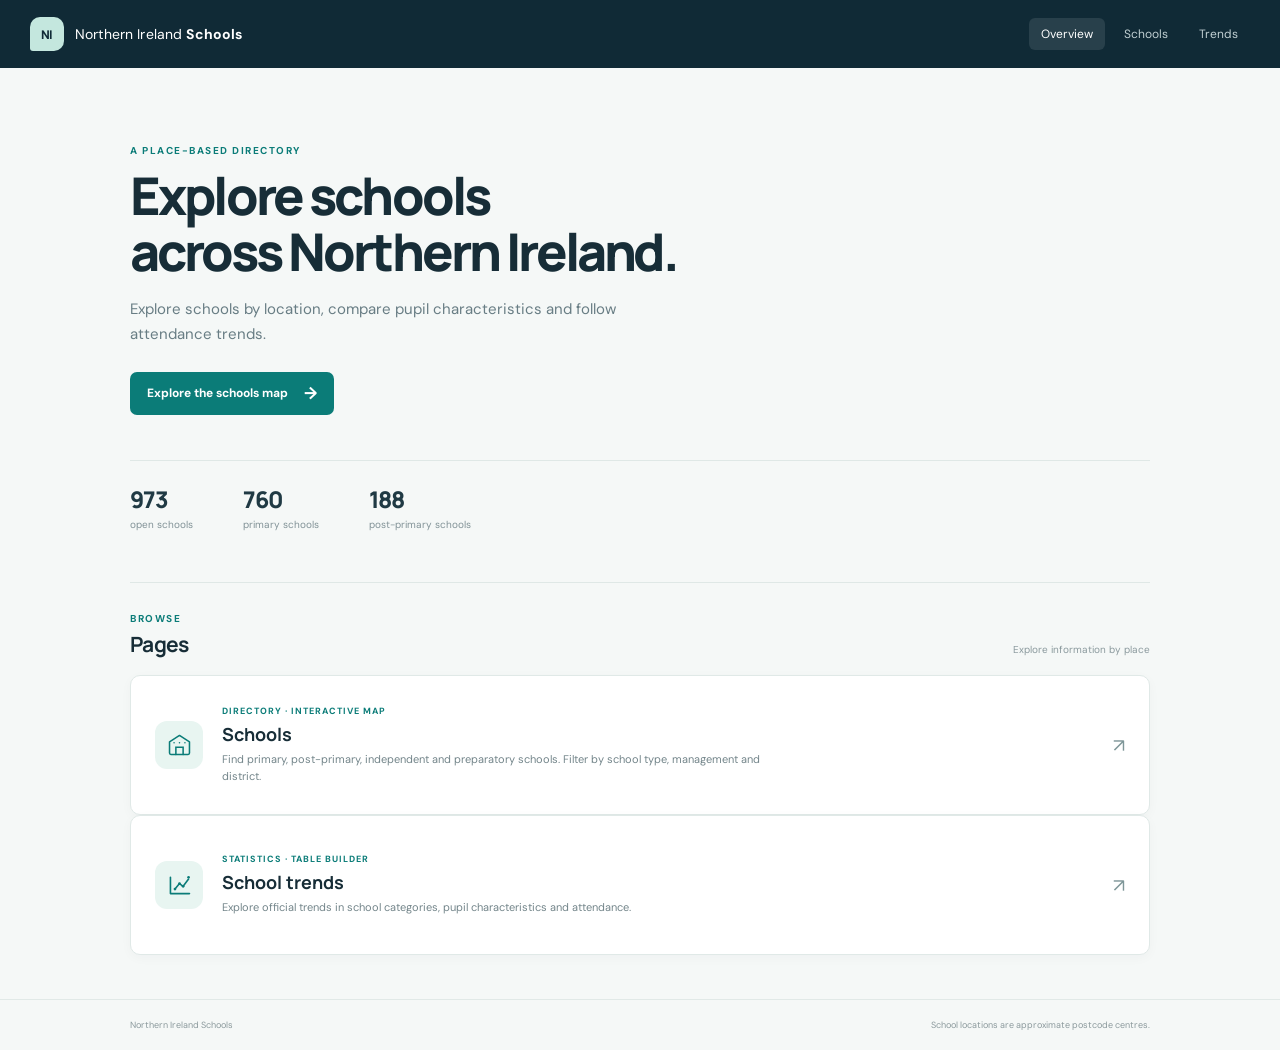
<file: index.html>
<!doctype html>
<html lang="en">
  <head>
    <meta charset="utf-8">
    <meta name="viewport" content="width=device-width, initial-scale=1">
    <meta name="theme-color" content="#102a36">
    <title>Northern Ireland | Schools &amp; Surveys</title>
    <link rel="preconnect" href="https://fonts.googleapis.com">
    <link rel="preconnect" href="https://fonts.gstatic.com" crossorigin>
    <link href="https://fonts.googleapis.com/css2?family=DM+Sans:wght@400;500;600;700&family=Manrope:wght@600;700;800&display=swap" rel="stylesheet">
    <link rel="stylesheet" href="styles.css">
  </head>
  <body class="home-page">
    <header class="topbar">
      <a class="brand" href="./" aria-label="Northern Ireland home">
        <span class="brand-mark" aria-hidden="true">NI</span>
        <span class="brand-name">Northern Ireland <b>Schools</b></span>
      </a>
      <nav class="top-nav" aria-label="Main navigation">
        <a href="./" aria-current="page">Overview</a>
        <a href="./schools.html">Schools</a>
        <a href="./enrolments.html">Trends</a>
      </nav>
    </header>

    <main class="home-main">
      <section class="home-hero">
        <p class="eyebrow">A place-based directory</p>
        <h1>Explore schools<br>across Northern Ireland.</h1>
        <p class="home-intro">Explore schools by location, compare pupil characteristics and follow attendance trends.</p>
        <a class="primary-link" href="./schools.html">Explore the schools map <span aria-hidden="true">→</span></a>
        <div class="home-stats" aria-live="polite">
          <div><strong id="school-total">—</strong><span>open schools</span></div>
          <div><strong id="primary-total">—</strong><span>primary schools</span></div>
          <div><strong id="post-primary-total">—</strong><span>post-primary schools</span></div>
        </div>
      </section>

      <section class="home-section" aria-labelledby="pages-heading">
        <div class="section-heading">
          <div>
            <p class="eyebrow">Browse</p>
            <h2 id="pages-heading">Pages</h2>
          </div>
          <span class="section-caption">Explore information by place</span>
        </div>
        <a class="page-card" href="./schools.html">
          <span class="card-icon" aria-hidden="true">
            <svg viewBox="0 0 32 32" fill="none">
              <path d="M5 13.2 16 6l11 7.2v12.3a1.5 1.5 0 0 1-1.5 1.5h-19A1.5 1.5 0 0 1 5 25.5V13.2Z" stroke="currentColor" stroke-width="1.7" stroke-linejoin="round"/>
              <path d="M12 27v-8h8v8M10 14h.01M16 14h.01M22 14h.01" stroke="currentColor" stroke-width="1.7" stroke-linecap="round"/>
            </svg>
          </span>
          <span class="card-copy">
            <span class="card-kicker">Directory · Interactive map</span>
            <strong>Schools</strong>
            <span>Find primary, post-primary, independent and preparatory schools. Filter by school type, management and district.</span>
          </span>
          <span class="card-arrow" aria-hidden="true">↗</span>
        </a>
        <a class="page-card" href="./enrolments.html">
          <span class="card-icon" aria-hidden="true">
            <svg viewBox="0 0 32 32" fill="none">
              <path d="M6 26V8m0 18h21M11 21l5-6 4 3 6-8" stroke="currentColor" stroke-width="1.8" stroke-linecap="round" stroke-linejoin="round"/>
              <circle cx="11" cy="21" r="1.5" fill="currentColor"/><circle cx="16" cy="15" r="1.5" fill="currentColor"/><circle cx="20" cy="18" r="1.5" fill="currentColor"/><circle cx="26" cy="8" r="1.5" fill="currentColor"/>
            </svg>
          </span>
          <span class="card-copy">
            <span class="card-kicker">Statistics · Table builder</span>
            <strong>School trends</strong>
            <span>Explore official trends in school categories, pupil characteristics and attendance.</span>
          </span>
          <span class="card-arrow" aria-hidden="true">↗</span>
        </a>
      </section>
    </main>

    <footer class="home-footer">
      <span>Northern Ireland Schools</span>
      <span>School locations are approximate postcode centres.</span>
    </footer>
    <script type="module" src="home.js"></script>
  </body>
</html>
</file>
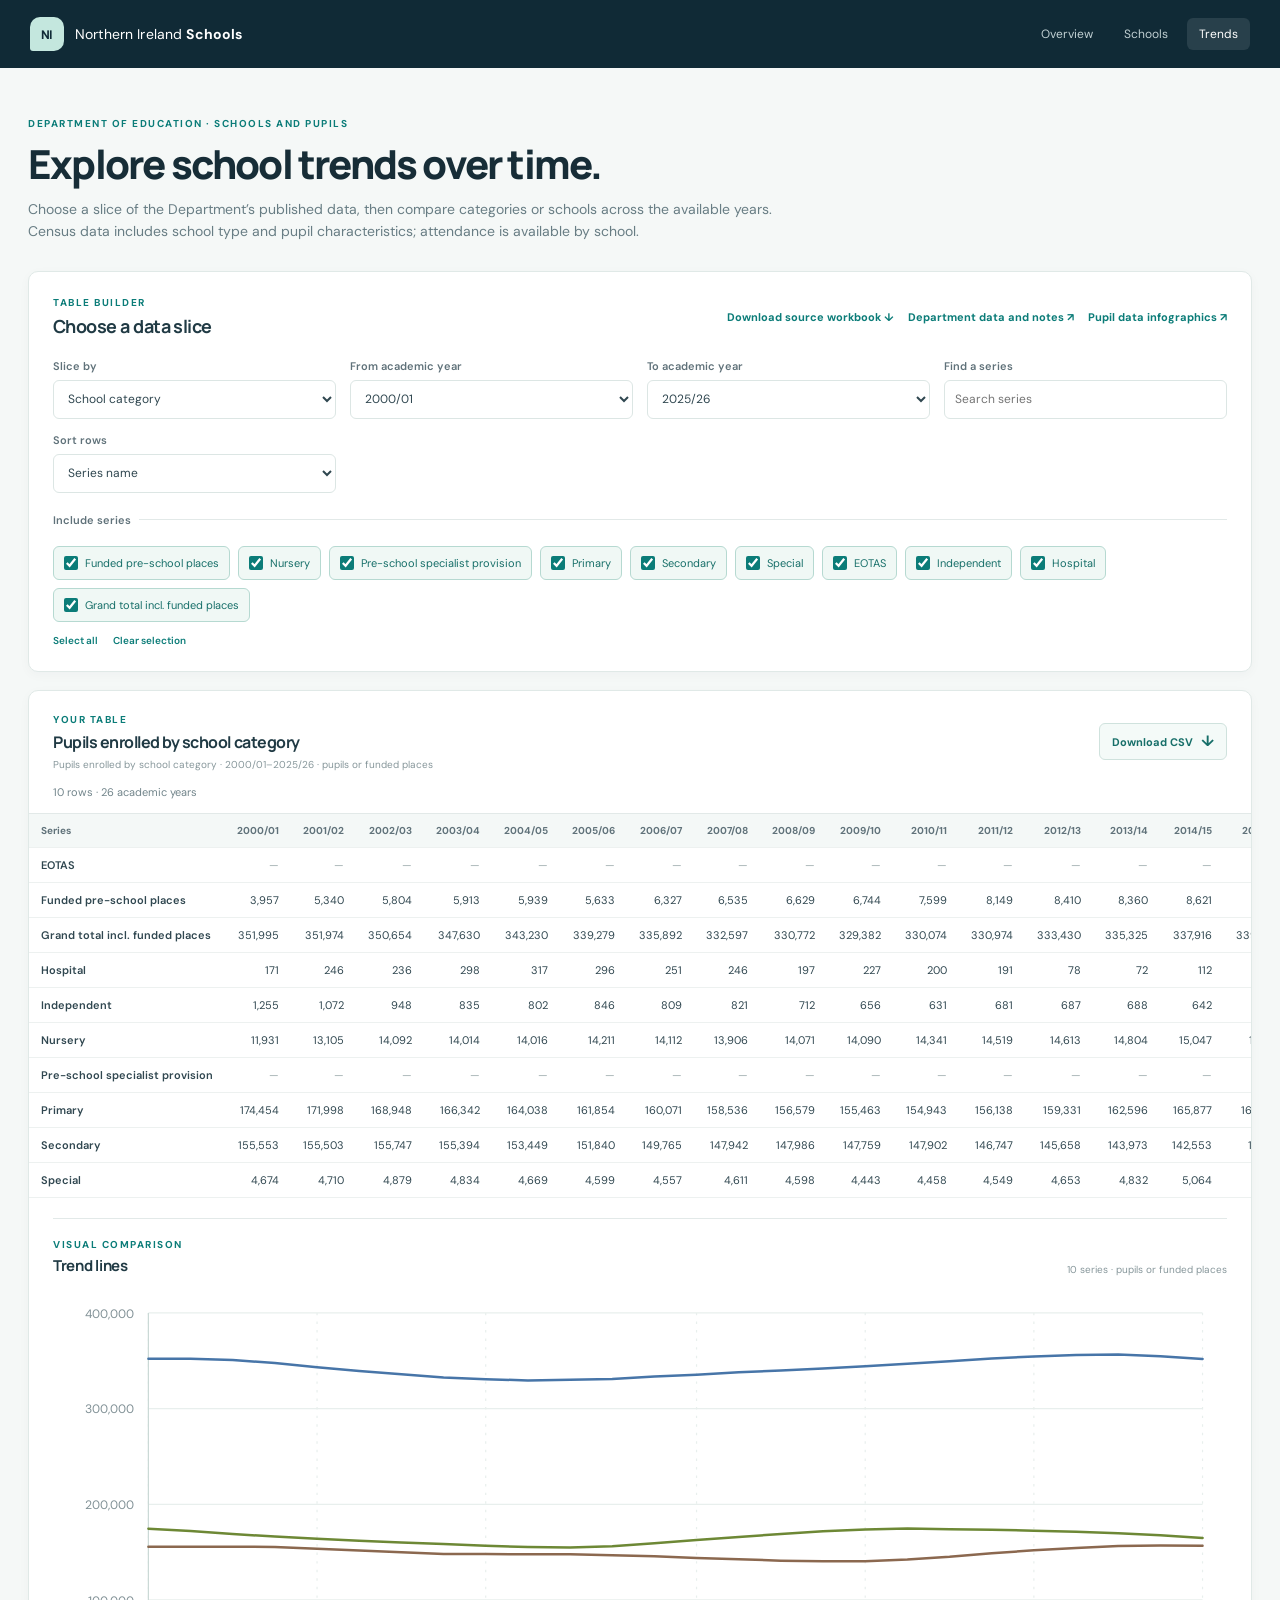
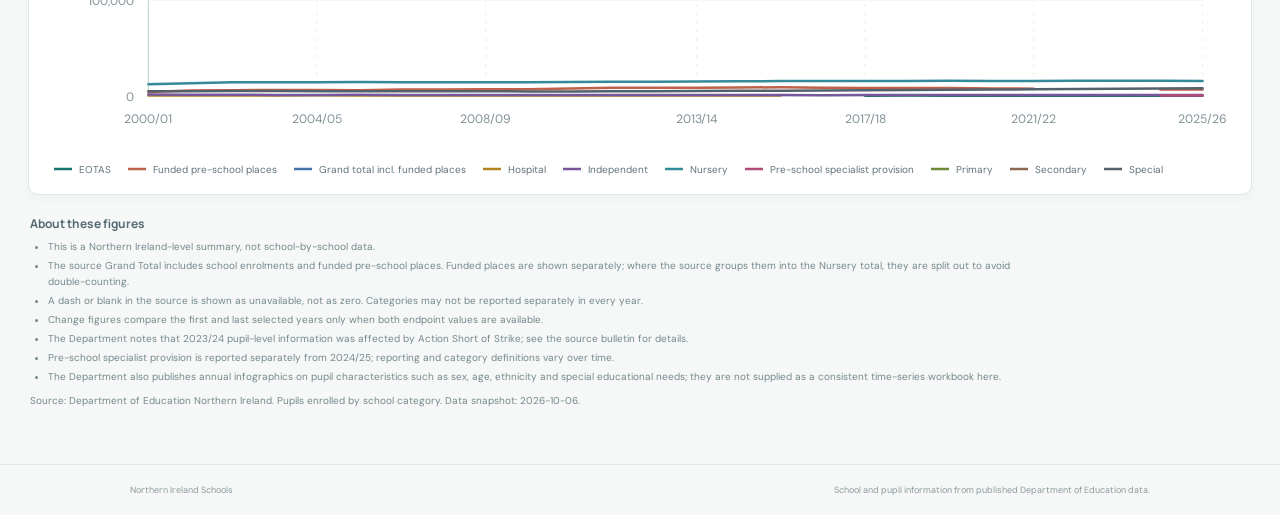
<file: enrolments.html>
<!doctype html>
<html lang="en">
  <head>
    <meta charset="utf-8">
    <meta name="viewport" content="width=device-width, initial-scale=1">
    <meta name="theme-color" content="#102a36">
    <title>School trends | Northern Ireland Schools</title>
    <link rel="preconnect" href="https://fonts.googleapis.com">
    <link rel="preconnect" href="https://fonts.gstatic.com" crossorigin>
    <link href="https://fonts.googleapis.com/css2?family=DM+Sans:wght@400;500;600;700&family=Manrope:wght@600;700;800&display=swap" rel="stylesheet">
    <link rel="stylesheet" href="styles.css">
  </head>
  <body class="enrolments-page">
    <header class="topbar">
      <a class="brand" href="./" aria-label="Northern Ireland home">
        <span class="brand-mark" aria-hidden="true">NI</span>
        <span class="brand-name">Northern Ireland <b>Schools</b></span>
      </a>
      <nav class="top-nav" aria-label="Main navigation">
        <a href="./">Overview</a>
        <a href="./schools.html">Schools</a>
        <a href="./enrolments.html" aria-current="page">Trends</a>
      </nav>
    </header>

    <main class="enrolments-main">
      <header class="enrolments-heading">
        <p class="eyebrow">Department of Education · Schools and pupils</p>
        <h1>Explore school trends over time.</h1>
        <p>Choose a slice of the Department’s published data, then compare categories or schools across the available years. Census data includes school type and pupil characteristics; attendance is available by school.</p>
      </header>

      <section class="builder-card" aria-labelledby="builder-heading">
        <div class="builder-title">
          <div>
            <p class="eyebrow">Table builder</p>
            <h2 id="builder-heading">Choose a data slice</h2>
          </div>
          <div class="source-links" id="source-links">
            <a class="source-link" href="https://www.education-ni.gov.uk/publications/school-enrolments-northern-ireland-summary-data" target="_blank" rel="noopener noreferrer">Department data and notes <span aria-hidden="true">↗</span></a>
          </div>
        </div>

        <div class="builder-controls">
          <label class="filter-field" for="dataset-select">
            <span>Slice by</span>
            <select id="dataset-select" disabled><option>Loading datasets…</option></select>
          </label>
          <label class="filter-field" id="metric-field" for="metric-select" hidden>
            <span>Attendance measure</span>
            <select id="metric-select" disabled></select>
          </label>
          <label class="filter-field" id="group-field" for="group-filter" hidden>
            <span>School phase / category</span>
            <select id="group-filter" disabled><option value="">Choose a school phase</option></select>
          </label>
          <label class="filter-field" for="year-from">
            <span>From academic year</span>
            <select id="year-from" disabled><option>Loading years…</option></select>
          </label>
          <label class="filter-field" for="year-to">
            <span>To academic year</span>
            <select id="year-to" disabled><option>Loading years…</option></select>
          </label>
          <label class="filter-field category-search" for="series-search">
            <span id="search-label">Find a series</span>
            <input id="series-search" type="search" placeholder="Search series" autocomplete="off" disabled>
          </label>
          <label class="filter-field" for="sort-by">
            <span>Sort rows</span>
            <select id="sort-by" disabled>
              <option value="category">Series name</option>
              <option value="change">Greatest increase</option>
              <option value="latest">Latest value</option>
            </select>
          </label>
        </div>

        <fieldset class="category-picker" id="category-picker" disabled hidden>
          <legend>Include series</legend>
          <div class="category-options" id="category-options"></div>
          <div class="category-actions">
            <button type="button" id="select-all">Select all</button>
            <button type="button" id="select-none">Clear selection</button>
          </div>
        </fieldset>
      </section>

      <section class="table-card" aria-labelledby="table-heading">
        <div class="table-heading">
          <div>
            <p class="eyebrow">Your table</p>
            <h2 id="table-heading">Trend table</h2>
            <p class="table-summary" id="table-summary">Loading the Department’s data…</p>
          </div>
          <button class="download-button" id="download-csv" type="button" disabled>Download CSV <span aria-hidden="true">↓</span></button>
        </div>
        <p class="data-status" id="data-status" role="status" aria-live="polite">Loading school trends…</p>
        <div class="table-scroll" id="table-scroll" hidden>
          <table class="trend-table" id="trend-table">
            <caption class="sr-only">Department of Education school trend series for the selected slice and academic years</caption>
            <thead id="trend-head"></thead>
            <tbody id="trend-body"></tbody>
          </table>
        </div>
        <p class="empty-state table-empty" id="table-empty" hidden>Select at least one series to build the table.</p>
        <section class="trend-chart" id="trend-chart" aria-labelledby="chart-heading" hidden>
          <div class="chart-heading">
            <div>
              <p class="eyebrow">Visual comparison</p>
              <h3 id="chart-heading">Trend lines</h3>
            </div>
            <p class="chart-summary" id="chart-summary"></p>
          </div>
          <svg class="trend-chart-svg" id="trend-chart-svg" viewBox="0 0 960 390" role="img" aria-labelledby="chart-heading chart-description">
            <desc id="chart-description">A line chart of the selected series across academic years.</desc>
          </svg>
          <ul class="chart-legend" id="chart-legend" aria-label="Chart series"></ul>
        </section>
      </section>

      <aside class="source-notes" aria-labelledby="notes-heading">
        <h2 id="notes-heading">About these figures</h2>
        <ul id="source-notes"></ul>
        <p>Source: Department of Education Northern Ireland. <span id="source-description"></span> <span id="snapshot-date"></span></p>
      </aside>
    </main>

    <footer class="home-footer">
      <span>Northern Ireland Schools</span>
      <span>School and pupil information from published Department of Education data.</span>
    </footer>
    <script type="module" src="enrolments.js"></script>
  </body>
</html>
</file>
<file: styles.css>
:root {
  color-scheme: light;
  --ink: #172d37;
  --muted: #70818a;
  --line: #e2e9e8;
  --paper: #fff;
  --wash: #f4f7f6;
  --navy: #102a36;
  --teal: #0b7c78;
  --teal-light: #e1f3ef;
  --coral: #dc7559;
  --shadow: 0 10px 35px rgb(16 42 54 / 12%);
  font-family: "DM Sans", sans-serif;
  color: var(--ink);
  background: var(--wash);
  font-synthesis: none;
  text-rendering: optimizeLegibility;
}

* { box-sizing: border-box; }
body { margin: 0; min-width: 320px; min-height: 100vh; }
button, input, select { font: inherit; }

.topbar {
  height: 68px;
  display: flex;
  align-items: center;
  justify-content: space-between;
  padding: 0 30px;
  background: var(--navy);
  color: #fff;
  position: relative;
  z-index: 500;
}
.brand { display: inline-flex; align-items: center; gap: 11px; color: inherit; text-decoration: none; }
.brand-mark {
  display: grid;
  place-items: center;
  width: 34px;
  height: 34px;
  border-radius: 10px 10px 10px 3px;
  background: #c4e7de;
  color: var(--navy);
  font: 800 12px "Manrope", sans-serif;
  letter-spacing: -.04em;
}
.brand-name { font-size: 14px; letter-spacing: .01em; }
.brand-name b { font-weight: 700; }
.topbar-note { display: flex; align-items: center; gap: 8px; font-size: 12px; color: #d0dddf; }
.live-dot { width: 7px; height: 7px; border-radius: 50%; background: #8bd2bd; box-shadow: 0 0 0 4px rgb(139 210 189 / 12%); }
.top-nav { display: flex; align-items: center; gap: 7px; }
.top-nav a { padding: 8px 12px; border-radius: 6px; color: #c1d0d3; font-size: 12px; text-decoration: none; transition: background .15s ease, color .15s ease; }
.top-nav a:hover, .top-nav a[aria-current="page"] { background: rgb(255 255 255 / 10%); color: #fff; }

.workspace { display: grid; grid-template-columns: 370px minmax(0, 1fr); min-height: calc(100vh - 68px); }
.sidebar { display: flex; flex-direction: column; min-height: calc(100vh - 68px); background: var(--paper); border-right: 1px solid var(--line); z-index: 400; }
.intro { padding: 30px 28px 22px; }
.eyebrow { margin: 0 0 11px; color: var(--teal); font-size: 10px; font-weight: 700; letter-spacing: .15em; text-transform: uppercase; }
h1, h2, p { margin-top: 0; }
h1 { margin-bottom: 12px; font: 800 25px/1.15 "Manrope", sans-serif; letter-spacing: -.045em; }
.intro-copy { max-width: 285px; margin: 0; color: var(--muted); font-size: 13px; line-height: 1.55; }

.filters { padding: 0 22px 20px; }
.search-field {
  height: 43px;
  display: flex;
  align-items: center;
  gap: 10px;
  padding: 0 11px;
  border: 1px solid #d8e2e1;
  border-radius: 8px;
  background: #fbfcfc;
}
.search-field:focus-within { border-color: var(--teal); box-shadow: 0 0 0 3px rgb(11 124 120 / 10%); }
.search-field input { min-width: 0; flex: 1; height: 100%; outline: 0; border: 0; background: transparent; color: var(--ink); font-size: 12px; }
.search-field input::placeholder { color: #9aa9ae; }
.search-field kbd { display: grid; place-items: center; width: 18px; height: 20px; border: 1px solid #e0e7e6; border-radius: 4px; color: #99a8ab; font: 10px "DM Sans", sans-serif; }
.search-icon { position: relative; width: 14px; height: 14px; flex: none; border: 1.7px solid #8b9da1; border-radius: 50%; }
.search-icon::after { position: absolute; right: -4px; bottom: -2px; width: 6px; height: 1.7px; transform: rotate(45deg); background: #8b9da1; content: ""; }
.filter-grid { display: grid; grid-template-columns: 1fr 1fr; gap: 13px 10px; margin-top: 17px; }
.filter-field { display: flex; min-width: 0; flex-direction: column; gap: 6px; }
.filter-field span { color: #60727a; font-size: 10px; font-weight: 600; }
.filter-field select {
  width: 100%;
  height: 36px;
  min-width: 0;
  padding: 0 25px 0 9px;
  border: 1px solid #e0e7e6;
  border-radius: 6px;
  outline: 0;
  background: #fff;
  color: #304750;
  font-size: 11px;
  text-overflow: ellipsis;
}
.filter-field select:focus-visible { border-color: var(--teal); box-shadow: 0 0 0 3px rgb(11 124 120 / 10%); }
.reset-button { display: inline-flex; align-items: center; gap: 6px; margin-top: 14px; padding: 0; border: 0; background: none; color: var(--teal); cursor: pointer; font-size: 11px; font-weight: 600; }
.reset-button:hover { color: #075d5a; }
.reset-button span { font-size: 16px; }

.results-section { display: flex; flex: 1; flex-direction: column; min-height: 180px; border-top: 1px solid var(--line); }
.results-heading { display: flex; align-items: center; justify-content: space-between; padding: 18px 26px 0; }
.results-heading h2 { margin: 0; font: 700 14px "Manrope", sans-serif; letter-spacing: -.015em; }
.result-count { padding: 4px 8px; border-radius: 999px; background: var(--teal-light); color: #176f69; font-size: 10px; font-weight: 700; }
.results-hint { margin: 6px 26px 10px; color: #94a2a5; font-size: 10px; }
.school-list { overflow-y: auto; flex: 1; max-height: calc(100vh - 505px); min-height: 100px; margin: 0; padding: 0 10px 12px; list-style: none; scrollbar-color: #c8d7d5 transparent; scrollbar-width: thin; }
.school-list li { margin: 0; }
.school-row {
  display: flex;
  align-items: flex-start;
  gap: 10px;
  width: 100%;
  padding: 10px 13px;
  border: 0;
  border-radius: 7px;
  background: transparent;
  color: inherit;
  cursor: pointer;
  text-align: left;
}
.school-row:hover, .school-row:focus-visible { outline: 0; background: #f0f7f5; }
.row-dot { flex: none; width: 8px; height: 8px; margin-top: 4px; border-radius: 50%; background: var(--teal); }
.row-dot.post-primary { background: var(--coral); }
.row-dot.independent { background: #718ca3; }
.row-content { min-width: 0; }
.row-name { display: block; overflow: hidden; color: #253e47; font-size: 11px; font-weight: 600; line-height: 1.35; text-overflow: ellipsis; white-space: nowrap; }
.row-meta { display: block; margin-top: 3px; color: #8a9a9e; font-size: 9px; }
.empty-state { margin: 28px 24px; color: var(--muted); font-size: 12px; text-align: center; }

.sidebar-footer { padding: 15px 24px 17px; border-top: 1px solid var(--line); background: #fbfcfc; }
.legend { display: flex; align-items: center; flex-wrap: wrap; gap: 7px; color: #65777d; font-size: 10px; font-weight: 600; }
.legend-dot { display: inline-block; width: 8px; height: 8px; border: 1px solid rgb(16 42 54 / 14%); border-radius: 50%; background: var(--teal); }
.legend-dot.post-primary { background: var(--coral); }
.legend-dot.independent { background: #718ca3; }
.sidebar-footer p { margin: 9px 0 0; color: #98a5a8; font-size: 9px; line-height: 1.5; }
.sidebar-footer a { color: #577b7c; text-decoration: underline; text-underline-offset: 2px; }

.map-panel { position: relative; min-width: 0; min-height: calc(100vh - 68px); overflow: hidden; background: #e9f0ee; }
#map { position: absolute; inset: 0; z-index: 1; background: #e9f0ee; }
.map-topline {
  position: absolute;
  top: 18px;
  right: 18px;
  left: 18px;
  z-index: 400;
  display: flex;
  align-items: center;
  justify-content: space-between;
  pointer-events: none;
}
.map-caption, .map-legend {
  display: flex;
  align-items: center;
  gap: 9px;
  min-height: 39px;
  padding: 0 13px;
  border: 1px solid rgb(220 229 227 / 90%);
  border-radius: 8px;
  background: rgb(255 255 255 / 94%);
  box-shadow: 0 4px 18px rgb(16 42 54 / 8%);
  color: #526870;
  font-size: 10px;
  font-weight: 600;
  backdrop-filter: blur(5px);
}
.map-caption { pointer-events: auto; }
.map-pin { position: relative; width: 11px; height: 11px; border: 2px solid var(--teal); border-radius: 50% 50% 50% 2px; transform: rotate(-45deg); }
.map-pin::after { position: absolute; top: 2px; left: 2px; width: 3px; height: 3px; border-radius: 50%; background: var(--teal); content: ""; }
.map-legend { gap: 13px; }
.map-legend span { display: inline-flex; align-items: center; gap: 6px; }
.map-note { position: absolute; z-index: 400; bottom: 8px; left: 10px; padding: 5px 8px; border-radius: 4px; background: rgb(255 255 255 / 88%); color: #78898e; font-size: 9px; }
.leaflet-container { font-family: "DM Sans", sans-serif; }
.school-marker { border: 0; background: transparent; }
.school-marker span { display: block; width: 14px; height: 14px; border: 2px solid #fff; border-radius: 50%; box-shadow: 0 1px 5px rgb(16 42 54 / 38%); }
.school-marker.primary span { background: var(--teal); }
.school-marker.post-primary span { background: var(--coral); }
.school-marker.independent span { background: #718ca3; }
.leaflet-popup-content-wrapper { border-radius: 10px; box-shadow: var(--shadow); }
.leaflet-popup-content { margin: 15px 17px; }
.school-popup { min-width: 205px; max-width: 260px; }
.school-popup .popup-kicker { margin: 0 0 5px; color: var(--teal); font-size: 9px; font-weight: 700; letter-spacing: .1em; text-transform: uppercase; }
.school-popup h3 { margin: 0 0 7px; color: var(--ink); font: 700 14px/1.3 "Manrope", sans-serif; }
.school-popup p { margin: 0 0 10px; color: #72858b; font-size: 10px; line-height: 1.5; }
.school-popup a { display: inline-flex; align-items: center; gap: 5px; color: var(--teal); font-size: 10px; font-weight: 700; text-decoration: none; }
.school-popup a:hover { text-decoration: underline; text-underline-offset: 3px; }
.marker-cluster-small, .marker-cluster-medium, .marker-cluster-large { background-color: rgb(11 124 120 / 16%); }
.marker-cluster-small div, .marker-cluster-medium div, .marker-cluster-large div { background-color: rgb(11 124 120 / 80%); color: #fff; font: 700 11px "DM Sans", sans-serif; }
.marker-cluster { border: 1px solid rgb(255 255 255 / 86%); }
.leaflet-control-zoom a { color: #314b54 !important; }
.leaflet-control-attribution { font-size: 8px !important; }
.sr-only { position: absolute; width: 1px; height: 1px; overflow: hidden; clip: rect(0, 0, 0, 0); white-space: nowrap; clip-path: inset(50%); }

.home-page { min-height: 100vh; background: #f5f8f7; }
.home-main { width: min(1020px, calc(100% - 48px)); margin: 0 auto; }
.home-hero { padding: 76px 0 51px; }
.home-hero h1 { margin: 0 0 17px; font-size: clamp(34px, 5vw, 52px); line-height: 1.08; letter-spacing: -.055em; }
.home-intro { max-width: 560px; margin: 0; color: #687d84; font-size: 15px; line-height: 1.65; }
.primary-link { display: inline-flex; align-items: center; gap: 16px; margin-top: 25px; padding: 13px 17px; border-radius: 7px; background: var(--teal); color: #fff; font-size: 12px; font-weight: 700; text-decoration: none; transition: background .15s ease, transform .15s ease; }
.primary-link:hover { transform: translateY(-1px); background: #086966; }
.primary-link span { font-size: 17px; line-height: 1; }
.home-stats { display: flex; gap: 50px; margin-top: 45px; padding-top: 22px; border-top: 1px solid #dfe8e6; }
.home-stats div { display: flex; flex-direction: column; gap: 3px; }
.home-stats strong { color: #203a44; font: 800 23px "Manrope", sans-serif; letter-spacing: -.04em; }
.home-stats span { color: #819297; font-size: 10px; }
.home-section { padding: 29px 0 44px; border-top: 1px solid #dfe8e6; }
.section-heading { display: flex; align-items: end; justify-content: space-between; margin-bottom: 17px; }
.section-heading .eyebrow { margin-bottom: 5px; }
.section-heading h2 { margin: 0; font: 700 21px "Manrope", sans-serif; letter-spacing: -.035em; }
.section-caption { margin-bottom: 2px; color: #8a999d; font-size: 10px; }
.page-card { position: relative; display: flex; align-items: center; gap: 19px; min-height: 140px; padding: 25px 60px 25px 24px; border: 1px solid #e0e9e7; border-radius: 10px; background: #fff; color: inherit; text-decoration: none; box-shadow: 0 3px 12px rgb(16 42 54 / 3%); transition: transform .16s ease, border-color .16s ease, box-shadow .16s ease; }
.page-card:hover { transform: translateY(-2px); border-color: #b9d8d1; box-shadow: 0 10px 28px rgb(16 42 54 / 8%); }
.card-icon { display: grid; width: 48px; height: 48px; flex: none; place-items: center; border-radius: 12px; background: #e8f5f1; color: var(--teal); }
.card-icon svg { width: 29px; height: 29px; }
.card-copy { display: flex; flex-direction: column; align-items: flex-start; gap: 5px; }
.card-kicker { color: var(--teal); font-size: 9px; font-weight: 700; letter-spacing: .11em; text-transform: uppercase; }
.card-copy strong { font: 700 18px "Manrope", sans-serif; }
.card-copy > span:last-child { max-width: 570px; color: #73858a; font-size: 11px; line-height: 1.55; }
.card-arrow { position: absolute; top: 50%; right: 24px; color: #7e9698; font-size: 19px; transform: translateY(-50%); }
.future-note { margin: 14px 0 0; color: #94a1a3; font-size: 10px; }
.home-footer { display: flex; justify-content: space-between; gap: 16px; padding: 19px max(24px, calc((100% - 1020px) / 2)); border-top: 1px solid #e1e9e7; color: #8b999c; font-size: 9px; }

.enrolments-page { min-height: 100vh; background: #f5f8f7; }
.enrolments-main { width: min(1320px, calc(100% - 56px)); margin: 0 auto; padding: 49px 0 55px; }
.enrolments-heading { max-width: 760px; margin: 0 0 28px; }
.enrolments-heading h1 { margin-bottom: 11px; font-size: clamp(29px, 4vw, 40px); }
.enrolments-heading > p:last-child { margin-bottom: 0; color: #687d84; font-size: 14px; line-height: 1.6; }
.builder-card, .table-card { border: 1px solid #e0e9e7; border-radius: 10px; background: #fff; box-shadow: 0 3px 12px rgb(16 42 54 / 3%); }
.builder-card { padding: 24px; }
.builder-title, .table-heading { display: flex; align-items: center; justify-content: space-between; gap: 18px; }
.source-links { display: flex; flex-wrap: wrap; justify-content: flex-end; gap: 14px; }
.builder-title .eyebrow, .table-heading .eyebrow { margin-bottom: 5px; }
.builder-title h2, .table-heading h2 { margin: 0; color: #203a44; font: 700 18px "Manrope", sans-serif; letter-spacing: -.03em; }
.source-link { flex: none; color: var(--teal); font-size: 11px; font-weight: 700; text-decoration: none; }
.source-link:hover { text-decoration: underline; text-underline-offset: 3px; }
.builder-controls { display: grid; grid-template-columns: repeat(4, minmax(140px, 1fr)); gap: 14px; margin-top: 21px; }
.builder-controls .filter-field { gap: 7px; }
.builder-controls .filter-field span { font-size: 11px; }
.builder-controls .filter-field[hidden] { display: none; }
.builder-controls select, .builder-controls input { width: 100%; height: 39px; padding: 0 10px; border: 1px solid #dce6e4; border-radius: 6px; outline: 0; background: #fff; color: #304750; font-size: 12px; }
.builder-controls select:focus-visible, .builder-controls input:focus-visible { border-color: var(--teal); box-shadow: 0 0 0 3px rgb(11 124 120 / 10%); }
.category-picker { min-width: 0; margin: 20px 0 0; padding: 14px 0 0; border: 0; border-top: 1px solid var(--line); }
.category-picker legend { padding: 0 8px 0 0; color: #60727a; font-size: 11px; font-weight: 600; }
.category-options { display: flex; flex-wrap: wrap; gap: 8px; margin-top: 5px; }
.category-option { display: inline-flex; align-items: center; gap: 7px; min-height: 34px; padding: 0 10px; border: 1px solid #e1e9e7; border-radius: 6px; color: #456069; cursor: pointer; font-size: 11px; }
.category-option:has(input:checked) { border-color: #b6d9d1; background: #f0f8f5; color: #176f69; }
.category-option input { width: 14px; height: 14px; margin: 0; accent-color: var(--teal); }
.category-actions { display: flex; gap: 15px; margin-top: 12px; }
.category-actions button { padding: 0; border: 0; background: transparent; color: var(--teal); cursor: pointer; font-size: 10px; font-weight: 600; }
.category-actions button:hover { text-decoration: underline; text-underline-offset: 3px; }
.table-card { margin-top: 18px; padding: 22px 0 18px; }
.table-heading { padding: 0 24px; }
.table-heading h2 { font-size: 16px; }
.table-summary { margin: 5px 0 0; color: #87979b; font-size: 10px; }
.download-button { display: inline-flex; flex: none; align-items: center; gap: 8px; min-height: 37px; padding: 0 12px; border: 1px solid #cfe2dd; border-radius: 6px; background: #f4faf8; color: #176f69; cursor: pointer; font-size: 11px; font-weight: 700; }
.download-button:hover:not(:disabled) { border-color: #9fcabf; background: #eaf6f2; }
.download-button:disabled { cursor: not-allowed; opacity: .55; }
.download-button span { font-size: 15px; line-height: 1; }
.data-status { margin: 14px 24px 0; color: #72858b; font-size: 11px; }
.data-status:empty { display: none; }
.table-scroll { overflow: auto; max-height: 68vh; margin-top: 14px; border-top: 1px solid var(--line); scrollbar-color: #c8d7d5 transparent; scrollbar-width: thin; }
.trend-table { width: max-content; min-width: 100%; border-collapse: separate; border-spacing: 0; color: #304750; font-size: 11px; font-variant-numeric: tabular-nums; }
.trend-table th, .trend-table td { padding: 10px 12px; border-bottom: 1px solid #edf1f0; text-align: right; white-space: nowrap; }
.trend-table thead th { position: sticky; top: 0; z-index: 2; background: #f4f8f7; color: #60727a; font-size: 10px; font-weight: 700; }
.trend-table th:first-child { position: sticky; left: 0; z-index: 1; min-width: 155px; background: #fff; text-align: left; }
.trend-table thead th:first-child { z-index: 3; background: #f4f8f7; }
.trend-table tbody th { color: #304750; font-size: 11px; font-weight: 600; }
.trend-table tbody tr:hover td, .trend-table tbody tr:hover th { background: #f7fbfa; }
.trend-table td.not-reported { color: #9aa8aa; }
.trend-table td.positive-change { color: #a34f3d; font-weight: 700; }
.trend-table td.negative-change { color: #14766c; font-weight: 700; }
.table-empty { padding: 10px 20px; }
.trend-chart { margin: 20px 24px 0; padding-top: 19px; border-top: 1px solid var(--line); }
.chart-heading { display: flex; align-items: flex-end; justify-content: space-between; gap: 18px; }
.chart-heading .eyebrow { margin-bottom: 4px; }
.chart-heading h3 { margin: 0; color: #203a44; font: 700 15px "Manrope", sans-serif; letter-spacing: -.02em; }
.chart-summary { margin: 0; color: #87979b; font-size: 10px; text-align: right; }
.trend-chart-svg { display: block; width: 100%; height: auto; margin-top: 10px; overflow: visible; }
.chart-grid line { stroke: #e8efed; stroke-width: 1; }
.chart-grid .chart-x-gridline { stroke-dasharray: 2 5; }
.chart-grid text { fill: #819196; font: 10px "DM Sans", sans-serif; }
.chart-grid .chart-axis { stroke: #cbd9d6; stroke-dasharray: none; }
.chart-line { fill: none; stroke-width: 2.5; stroke-linecap: round; stroke-linejoin: round; vector-effect: non-scaling-stroke; }
.chart-empty-message { fill: #819196; font: 12px "DM Sans", sans-serif; }
.chart-legend { display: flex; flex-wrap: wrap; gap: 8px 16px; margin: 0; padding: 0; list-style: none; }
.chart-legend-item { display: inline-flex; align-items: center; gap: 6px; color: #60727a; font-size: 10px; }
.chart-legend-item svg { width: 20px; height: 10px; flex: none; }
.source-notes { max-width: 1000px; margin: 20px 2px 0; color: #74878c; font-size: 10px; line-height: 1.6; }
.source-notes h2 { margin: 0 0 7px; color: #526870; font: 700 12px "Manrope", sans-serif; }
.source-notes ul { margin: 0 0 8px; padding-left: 18px; }
.source-notes li + li { margin-top: 3px; }
.source-notes p { margin: 0; }
.source-notes a { color: #577b7c; text-decoration: underline; text-underline-offset: 2px; }

@media (max-width: 900px) {
  .workspace { grid-template-columns: 330px minmax(0, 1fr); }
  .intro { padding-right: 22px; padding-left: 22px; }
  .filter-grid { grid-template-columns: 1fr; gap: 9px; }
  .filter-field { display: grid; grid-template-columns: 84px 1fr; align-items: center; }
  .results-heading { padding-right: 20px; padding-left: 20px; }
  .results-hint { margin-right: 20px; margin-left: 20px; }
  .school-list { max-height: calc(100vh - 610px); }
  .sidebar-footer { padding-right: 18px; padding-left: 18px; }
  .enrolments-main { width: calc(100% - 40px); }
  .builder-controls { grid-template-columns: repeat(2, minmax(140px, 1fr)); }
}

@media (max-width: 680px) {
  .topbar { height: 58px; padding: 0 17px; }
  .topbar-note { font-size: 10px; }
  .top-nav { gap: 0; }
  .top-nav a { padding: 7px 9px; font-size: 11px; }
  .workspace { display: flex; flex-direction: column; min-height: calc(100vh - 58px); }
  .sidebar { min-height: 0; border-right: 0; }
  .intro { padding: 21px 20px 15px; }
  h1 { font-size: 22px; }
  .intro-copy { max-width: 340px; font-size: 12px; }
  .filters { padding: 0 20px 16px; }
  .filter-grid { grid-template-columns: 1fr 1fr; gap: 10px; }
  .filter-field { display: flex; }
  .results-section { display: none; }
  .sidebar-footer { padding: 11px 20px; }
  .sidebar-footer p { margin-top: 6px; }
  .map-panel { min-height: 62vh; flex: 1; }
  .map-topline { top: 10px; right: 10px; left: 10px; }
  .map-caption, .map-legend { min-height: 34px; padding: 0 9px; font-size: 9px; }
  .map-legend { gap: 8px; }
  .map-legend { display: none; }
}

@media (max-width: 400px) {
  .brand-name { font-size: 12px; }
  .topbar-note { gap: 6px; }
  .filter-grid { grid-template-columns: 1fr; }
  .filter-field { display: grid; grid-template-columns: 106px 1fr; align-items: center; }
  .map-legend { gap: 6px; }
}

@media (max-width: 600px) {
  .home-main { width: calc(100% - 36px); }
  .home-hero { padding: 53px 0 36px; }
  .home-hero h1 { font-size: 34px; }
  .home-intro { font-size: 13px; }
  .home-stats { gap: 23px; margin-top: 34px; }
  .home-stats strong { font-size: 20px; }
  .home-stats span { font-size: 9px; }
  .section-caption { display: none; }
  .page-card { min-height: 130px; gap: 13px; padding: 20px 42px 20px 15px; }
  .card-icon { width: 40px; height: 40px; border-radius: 10px; }
  .card-icon svg { width: 25px; height: 25px; }
  .card-copy > span:last-child { font-size: 10px; }
  .card-arrow { right: 14px; }
  .home-footer { flex-direction: column; padding: 16px 18px; }
  .enrolments-main { width: calc(100% - 32px); padding: 34px 0 38px; }
  .enrolments-heading { margin-bottom: 20px; }
  .enrolments-heading h1 { font-size: 29px; }
  .enrolments-heading > p:last-child { font-size: 12px; }
  .builder-card { padding: 17px; }
  .builder-title, .table-heading { align-items: flex-start; }
  .builder-title { flex-direction: column; gap: 11px; }
    .source-links { justify-content: flex-start; gap: 11px; }
  .builder-controls { grid-template-columns: 1fr 1fr; gap: 11px; margin-top: 16px; }
  .builder-controls .category-search { grid-column: 1 / -1; }
  .table-card { padding-top: 17px; }
  .table-heading { padding: 0 17px; }
  .table-heading h2 { font-size: 14px; }
  .trend-chart { margin-right: 17px; margin-left: 17px; padding-top: 15px; }
  .chart-heading h3 { font-size: 13px; }
  .chart-summary { max-width: 48%; font-size: 9px; }
  .chart-grid text { font-size: 9px; }
  .chart-legend { gap: 7px 12px; }
  .chart-legend-item { font-size: 9px; }
  .download-button { min-height: 33px; padding: 0 9px; font-size: 10px; }
  .data-status { margin-right: 17px; margin-left: 17px; }
  .trend-table th, .trend-table td { padding: 9px 10px; }
}
</file>
